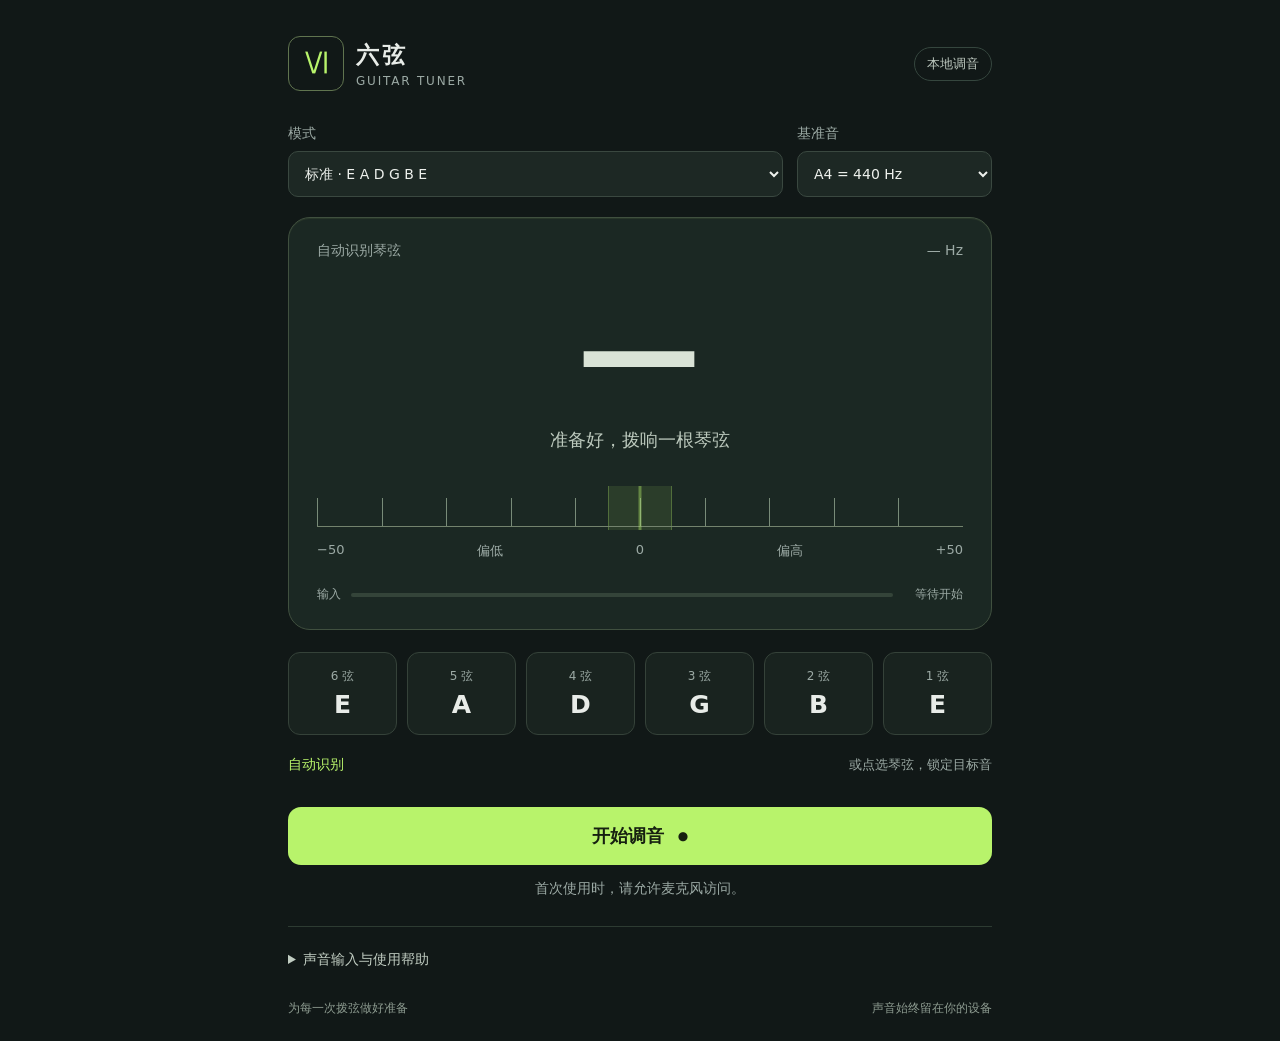
<file: index.html>
<!doctype html>
<html lang="zh-CN"><head><meta charset="utf-8"><meta name="viewport" content="width=device-width,initial-scale=1,viewport-fit=cover"><meta name="theme-color" content="#111817"><meta name="description" content="电吉他调音器，声音仅在你的设备上处理。"><meta name="apple-mobile-web-app-capable" content="yes"><title>六弦 · 吉他调音器</title><link rel="manifest" href="./manifest.webmanifest"><link rel="icon" href="./icon.svg" type="image/svg+xml"><link rel="stylesheet" href="./style.css"></head>
<body><main><header><div class="brand"><span class="mark">Ⅵ</span><div><strong>六弦</strong><span>GUITAR TUNER</span></div></div><span id="connection" class="badge">本地调音</span></header>
<section class="controls"><label>模式<select id="tuning"><option value="standard">标准 · E A D G B E</option><option value="chromatic">半音 · Chromatic</option></select></label><label class="ref">基准音<select id="reference"><option value="440">A4 = 440 Hz</option></select></label></section>
<section class="display" aria-label="实时调音读数"><div class="display-top"><span id="mode">自动识别琴弦</span><span id="frequency">— Hz</span></div><div class="note" id="note">—<small id="octave"></small></div><div class="reading" id="reading">准备好，拨响一根琴弦</div><div class="meter" aria-label="音准指针"><div class="sweet"></div><div class="ticks"></div><div class="needle" id="needle"></div></div><div class="scale"><span>−50</span><span>偏低</span><span>0</span><span>偏高</span><span>+50</span></div><div class="signal"><span>输入</span><div class="signal-track"><div id="level"></div></div><span id="signalText">等待开始</span></div></section>
<section class="strings" id="strings" aria-label="选择琴弦"></section><div class="auto-row"><button id="auto" class="link active">自动识别</button><span>或点选琴弦，锁定目标音</span></div>
<button class="start" id="start">开始调音 <span>●</span></button><p id="status" role="status">首次使用时，请允许麦克风访问。</p>
<details><summary>声音输入与使用帮助</summary><label>输入设备<select id="input"><option value="">系统默认麦克风</option></select></label><p>每次只拨一根弦，让声音稍微稳定。使用音箱时选择干净音色，并关闭失真、混响和合唱。电吉他不插电时，请将手机靠近琴弦；也可在电脑上使用 USB 声卡。</p><p>iPhone：在 Safari 的分享菜单中选择“添加到主屏幕”。Android：在浏览器菜单中选择“安装应用”或“添加到主屏幕”。声音只在当前设备处理，不录音、不上传。</p><p id="httpsHelp" hidden>当前地址不是安全连接，浏览器无法开启麦克风。请使用配置好的 HTTPS 地址访问；直接打开 NAS 的 HTTP 内网地址只能查看界面。</p></details><footer>为每一次拨弦做好准备 <span>声音始终留在你的设备</span></footer></main><script type="module" src="./app.js"></script></body></html>
</file>
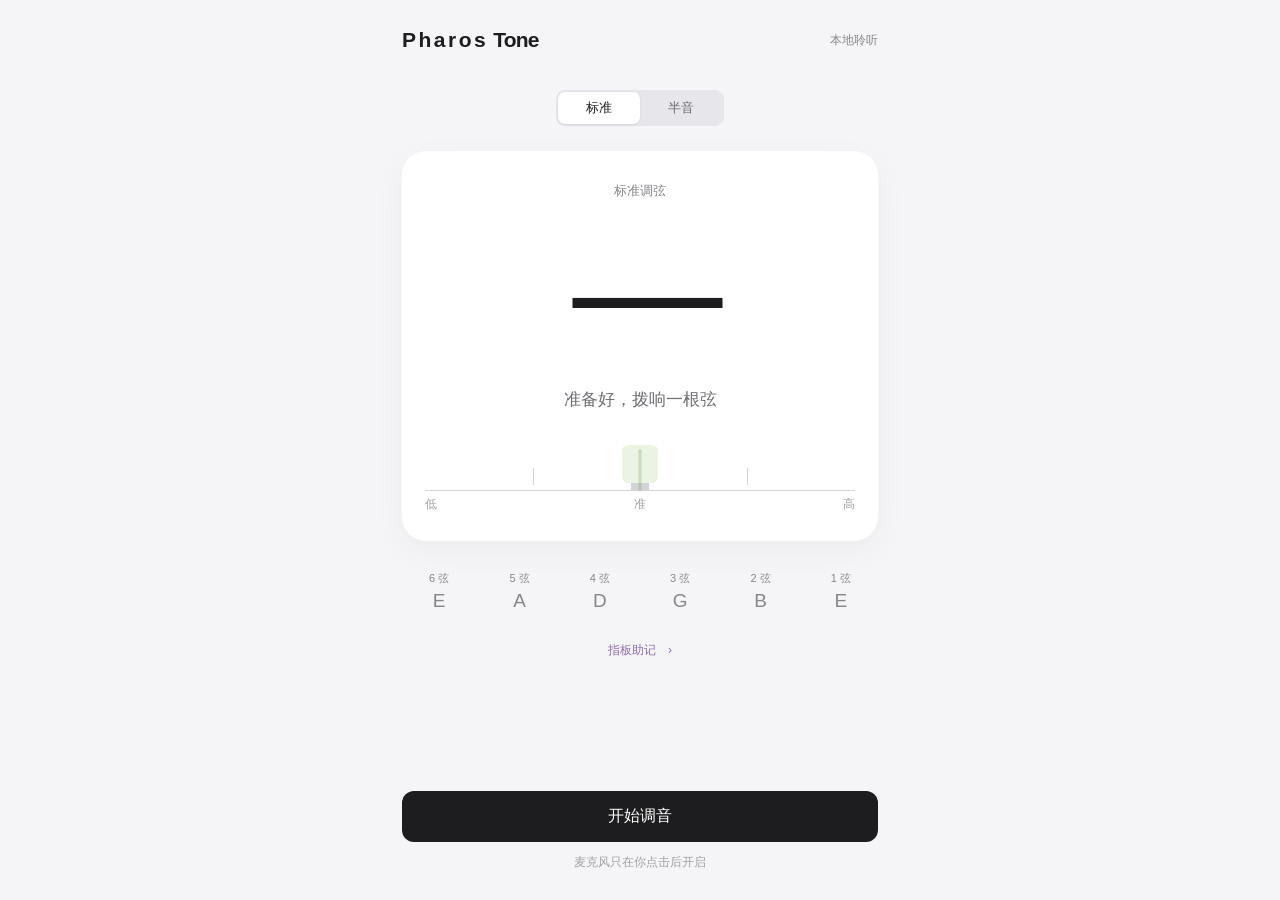
<file: apple.html>
<!doctype html>
<html lang="zh-CN">
<head>
<meta charset="utf-8"><meta name="viewport" content="width=device-width,initial-scale=1,viewport-fit=cover"><meta name="theme-color" content="#f5f5f7"><meta name="apple-mobile-web-app-capable" content="yes"><meta name="apple-mobile-web-app-status-bar-style" content="default"><meta name="apple-mobile-web-app-title" content="Pharos"><title>Pharos</title><link rel="manifest" href="./manifest.webmanifest"><link rel="stylesheet" href="./apple.css"><link rel="stylesheet" href="./memory.css">
</head>
<body><main>
<header><div class="wordmark"><span>Pharos</span> Tone</div><div class="state" id="connection">本地聆听</div></header>
<div class="mode"><button class="selected" data-mode="standard">标准</button><button data-mode="half">半音</button></div>
<section class="hero"><div class="eyebrow" id="mode">标准调弦</div><div class="note" id="note">—</div><div class="message" id="reading">准备好，拨响一根弦</div><div class="meter"><div class="center"></div><div class="needle" id="needle"></div></div><div class="labels"><span>低</span><span>准</span><span>高</span></div></section>
<div class="strings" id="strings"></div><a class="memory" href="./fretboard.html">指板助记　›</a><button class="listen" id="start">开始调音</button><div class="permission" id="status">麦克风只在你点击后开启</div>
<div class="celebration" id="celebration" aria-hidden="true">
<div class="celebration-burst burst-a"></div><div class="celebration-burst burst-b"></div>
<div class="celebration-card"><div class="celebration-check">✓</div><div class="celebration-kicker">PHAROS</div><strong>已调准</strong><small id="celebration-detail">—弦 · —</small></div>
</div>
</main><script type="module" src="./apple.js?v=17"></script></body></html>
</file>
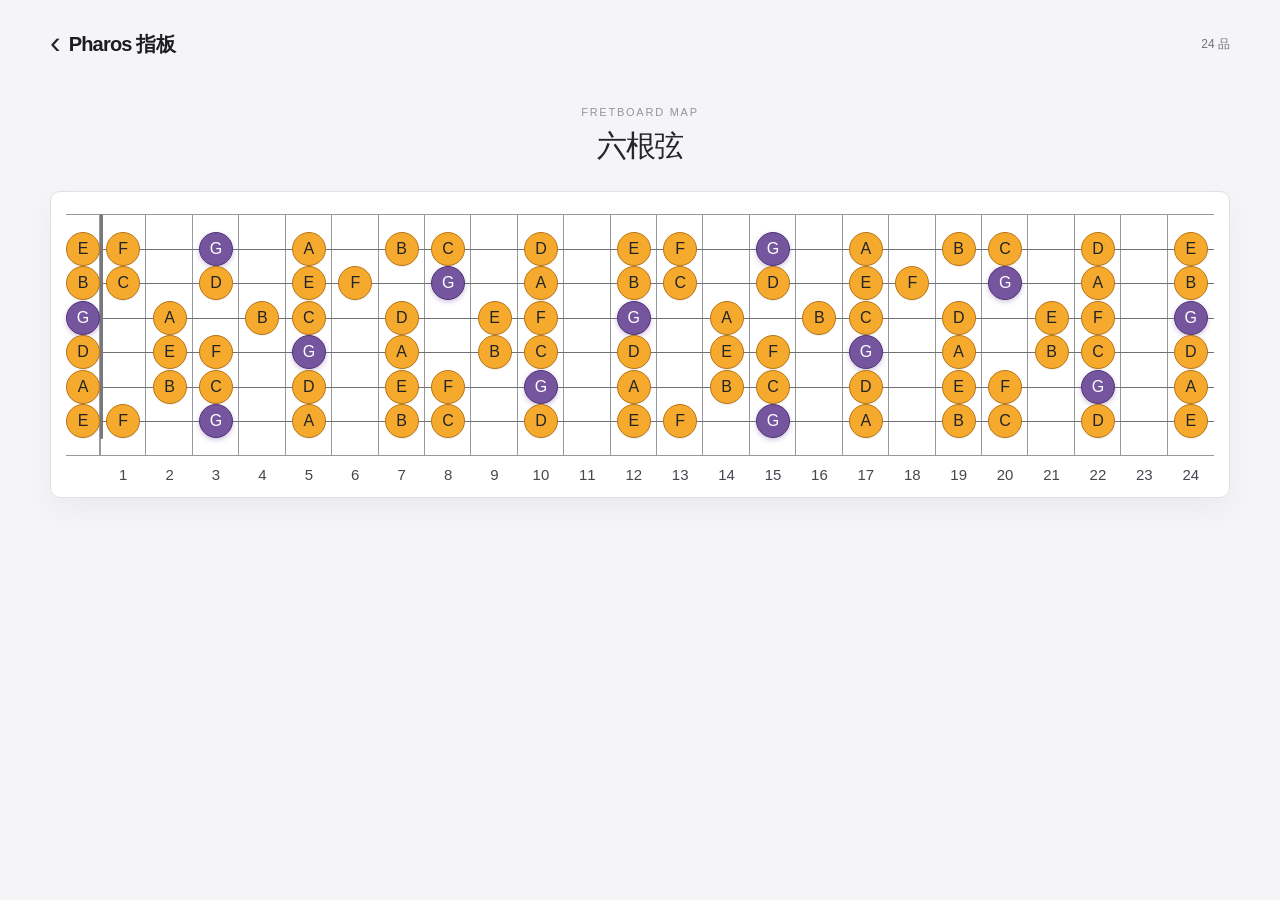
<file: fretboard.html>
<!doctype html><html lang="zh-CN"><head><meta charset="utf-8"><meta name="viewport" content="width=device-width,initial-scale=1"><title>Pharos · 指板</title><link rel="stylesheet" href="./apple.css"><link rel="stylesheet" href="./fretboard.css"></head><body><main><header><a class="back" href="./apple.html" aria-label="返回">‹</a><div class="wordmark"><span>Pharos</span> 指板</div><div class="state">24 品</div></header><section class="intro"><div class="eyebrow">FRETBOARD MAP</div><h1>六根弦</h1></section><div class="fretboard" id="board"></div></main><script type="module" src="./fretboard.js"></script></body></html>
</file>
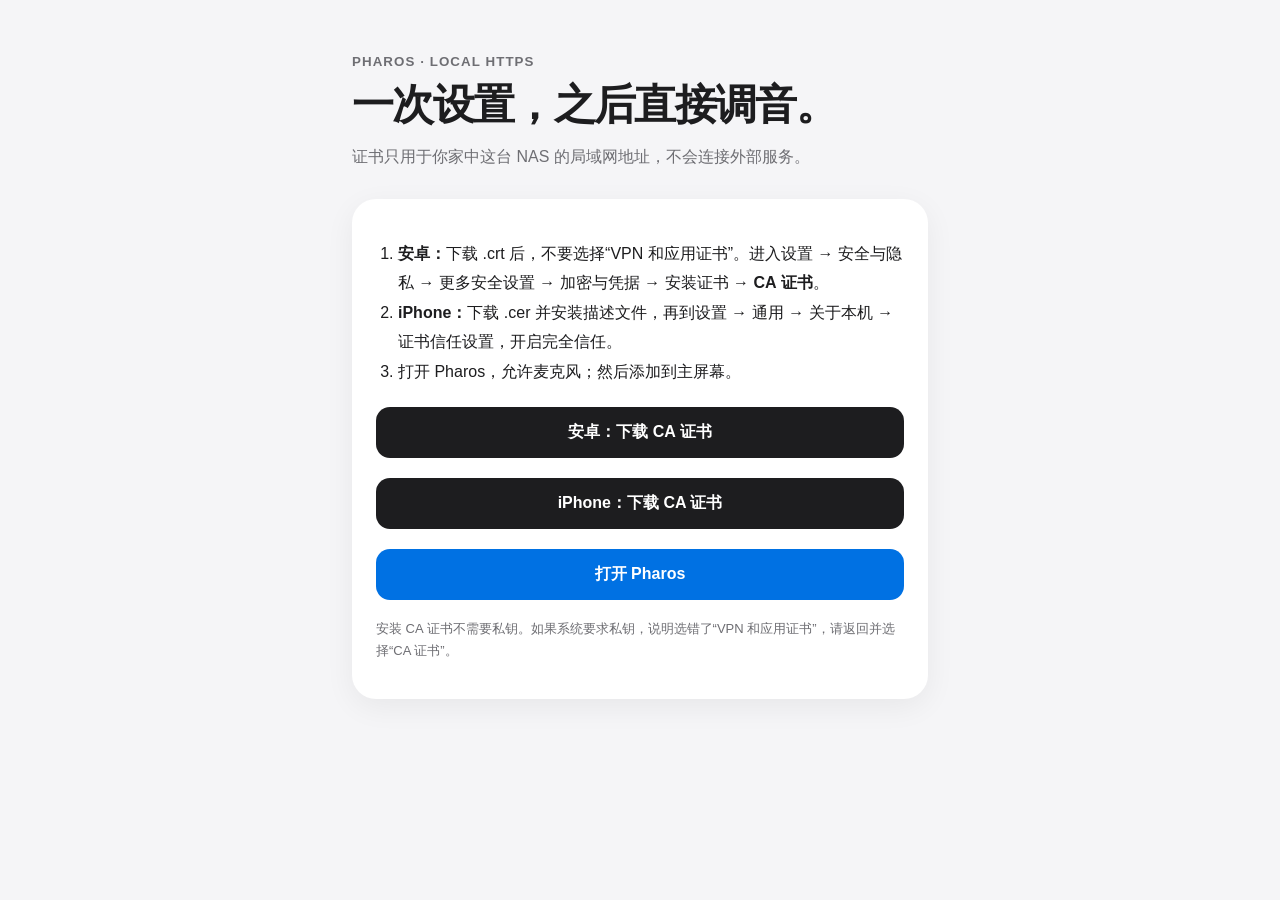
<file: https-setup.html>
<!doctype html>
<html lang="zh-CN">
<head>
  <meta charset="utf-8">
  <meta name="viewport" content="width=device-width,initial-scale=1,viewport-fit=cover">
  <meta name="theme-color" content="#f5f5f7">
  <title>Pharos · 手机设置</title>
  <style>
    *{box-sizing:border-box}body{margin:0;background:#f5f5f7;color:#1d1d1f;font-family:-apple-system,BlinkMacSystemFont,"SF Pro Text","PingFang SC",sans-serif}main{width:min(620px,100%);margin:auto;padding:52px 22px 72px}small{color:#6e6e73;font-weight:650;letter-spacing:.08em}h1{font-size:42px;line-height:1.08;margin:12px 0 14px;letter-spacing:-.04em}p{color:#6e6e73;line-height:1.7}.card{margin-top:28px;padding:24px;border-radius:24px;background:#fff;box-shadow:0 8px 30px rgba(0,0,0,.06)}ol{padding-left:22px;line-height:1.85}a.button{display:block;margin-top:20px;padding:15px 18px;border-radius:14px;background:#1d1d1f;color:#fff;text-decoration:none;text-align:center;font-weight:650}.open{background:#0071e3!important}.note{font-size:13px;margin-top:18px}</style>
</head>
<body><main>
  <small>PHAROS · LOCAL HTTPS</small>
  <h1>一次设置，之后直接调音。</h1>
  <p>证书只用于你家中这台 NAS 的局域网地址，不会连接外部服务。</p>
  <section class="card">
    <ol>
      <li><strong>安卓：</strong>下载 .crt 后，不要选择“VPN 和应用证书”。进入设置 → 安全与隐私 → 更多安全设置 → 加密与凭据 → 安装证书 → <strong>CA 证书</strong>。</li>
      <li><strong>iPhone：</strong>下载 .cer 并安装描述文件，再到设置 → 通用 → 关于本机 → 证书信任设置，开启完全信任。</li>
      <li>打开 Pharos，允许麦克风；然后添加到主屏幕。</li>
    </ol>
    <a class="button" href="./jyh-tone-local-ca.crt">安卓：下载 CA 证书</a>
    <a class="button" href="./jyh-tone-local-ca.cer">iPhone：下载 CA 证书</a>
    <a class="button open" href="https://192.168.5.13:18443/apple.html">打开 Pharos</a>
    <p class="note">安装 CA 证书不需要私钥。如果系统要求私钥，说明选错了“VPN 和应用证书”，请返回并选择“CA 证书”。</p>
  </section>
</main></body></html>
</file>
<file: style.css>
:root{color-scheme:dark;font-family:system-ui,-apple-system,BlinkMacSystemFont,"Segoe UI",sans-serif;color:#e8ece8;background:#111817;font-size:16px;--green:#b8f36b;--muted:#9caaa5}*{box-sizing:border-box}body{margin:0}main{max-width:760px;margin:auto;padding:36px 28px 24px}header{display:flex;align-items:center;justify-content:space-between;margin-bottom:34px}.brand{display:flex;gap:12px;align-items:center}.mark{border:1px solid #60744f;border-radius:12px;color:var(--green);font-family:Georgia,serif;font-size:30px;padding:6px 12px}.brand strong{font-size:23px;font-weight:650;letter-spacing:.13em}.brand div>span{display:block;font-size:12px;letter-spacing:.15em;color:var(--muted);margin-top:3px}.badge{font-size:13px;border:1px solid #35463e;border-radius:24px;padding:7px 12px;color:#bdc8bf}.controls{display:flex;gap:14px;margin-bottom:20px}.controls label:first-child{flex:1}label{display:block;font-size:14px;color:var(--muted)}select{margin-top:8px;width:100%;font:inherit;color:#edf0ec;background:#1d2824;border:1px solid #3a4840;border-radius:10px;padding:12px 30px 12px 12px;min-height:46px}.display{background:#1b2823;border:1px solid #40503f;border-radius:22px;padding:24px 28px 26px;box-shadow:inset 0 1px 0 #52603d40}.display-top{display:flex;justify-content:space-between;color:var(--muted);font-size:14px;font-variant-numeric:tabular-nums}.note{font-size:clamp(76px,20vw,124px);font-weight:600;line-height:1.25;text-align:center;margin-top:13px;font-variant-numeric:tabular-nums;letter-spacing:-.05em;color:#d9e3d6}.note small{font-size:30px;color:var(--muted);vertical-align:baseline;letter-spacing:0;margin-left:8px}.reading{min-height:30px;text-align:center;color:#bcc9bd;font-size:18px}.meter{position:relative;margin:28px 0 12px;height:44px;overflow:hidden}.ticks{position:absolute;inset:12px 0 3px;background:repeating-linear-gradient(90deg,#788b78 0,#788b78 1px,transparent 1px,transparent 10%);border-bottom:1px solid #73836d}.sweet{position:absolute;left:45%;width:10%;height:100%;background:#b8f36b1a;border-left:1px solid #b8f36b44;border-right:1px solid #b8f36b44}.needle{position:absolute;left:50%;top:0;bottom:0;width:3px;background:var(--green);transform:translateX(-50%);transition:left .12s ease-out;opacity:.4}.scale{display:flex;justify-content:space-between;color:var(--muted);font-size:13px;font-variant-numeric:tabular-nums}.signal{margin-top:26px;display:flex;align-items:center;gap:10px;font-size:12px;color:var(--muted)}.signal-track{flex:1;height:4px;border-radius:4px;background:#344439;overflow:hidden}#level{width:0;height:100%;background:var(--green);transition:width .12s}#signalText{min-width:60px;text-align:right}.strings{display:grid;grid-template-columns:repeat(6,1fr);gap:10px;margin-top:22px}button{font:inherit;cursor:pointer;touch-action:manipulation}button:focus-visible,select:focus-visible,summary:focus-visible{outline:2px solid var(--green);outline-offset:4px}.string{background:#19231f;border:1px solid #354239;border-radius:12px;min-height:83px;color:#e8ece8;padding:8px 4px}.string small{display:block;color:var(--muted);font-size:12px;margin-bottom:5px}.string strong{font-size:25px;font-weight:550}.string.active{background:#b8f36b18;border-color:#b8f36b;color:var(--green)}.auto-row{display:flex;align-items:center;justify-content:space-between;gap:10px;margin:12px 0 24px;font-size:13px;color:var(--muted)}.link{background:none;border:0;padding:9px 0;color:var(--muted);font-size:14px}.link.active{color:var(--green)}.start{width:100%;display:flex;align-items:center;justify-content:center;gap:14px;border:0;border-radius:13px;background:var(--green);color:#162010;padding:17px;font-size:18px;font-weight:650}.start:disabled{opacity:.55;cursor:wait}.start span{font-size:12px}.start.running{background:#24352a;border:1px solid #6b9450;color:var(--green)}#status{font-size:14px;color:var(--muted);line-height:1.65;text-align:center;min-height:24px;margin:12px 0 25px}details{border-top:1px solid #2d3b32;padding-top:20px;font-size:14px;color:var(--muted);line-height:1.8}summary{cursor:pointer;color:#c1cdc2}details label{margin-top:15px}details p{margin-bottom:0}#httpsHelp{color:#f1c475}footer{margin-top:28px;color:#8d9b90;font-size:12px;display:flex;justify-content:space-between;gap:12px}.in-tune .note,.in-tune .reading{color:var(--green)}[hidden]{display:none!important}@media(max-width:520px){main{padding:23px 18px}header{margin-bottom:25px}.controls{gap:10px}.ref{max-width:130px}select{font-size:14px}.display{padding:20px}.strings{gap:7px}.string{min-height:76px}.auto-row{font-size:12px}footer{flex-direction:column;gap:6px}.display-top{font-size:13px}}@media(prefers-reduced-motion:reduce){*{transition:none!important}}
</file>
<file: apple.css>
:root{font-family:-apple-system,BlinkMacSystemFont,"SF Pro Display","PingFang SC",sans-serif;color:#1d1d1f;background:#f5f5f7;font-size:16px}*{box-sizing:border-box}body{margin:0}main{max-width:520px;min-height:100svh;margin:auto;padding:28px 22px 24px;display:flex;flex-direction:column}header{display:flex;justify-content:space-between;align-items:center}.wordmark{font-size:21px;font-weight:650;letter-spacing:-.04em}.state{font-size:12px;color:#86868b}.mode{display:flex;background:#e6e6eb;border-radius:9px;padding:2px;margin:38px auto 25px}.mode button{border:0;background:transparent;color:#6e6e73;font:inherit;font-size:13px;padding:7px 28px;border-radius:7px;cursor:pointer}.mode button.selected{background:#fff;color:#1d1d1f;box-shadow:0 1px 3px #00000016}.hero{background:#fff;border-radius:24px;padding:31px 23px 28px;text-align:center;box-shadow:0 10px 35px #0000000a}.eyebrow{font-size:13px;color:#86868b}.note{font-size:150px;line-height:1.05;font-weight:500;letter-spacing:-.1em;margin:11px 0 0}.note sup{font-size:42px;letter-spacing:0;color:#86868b;vertical-align:25px;margin-left:5px}.frequency{font-variant-numeric:tabular-nums;color:#86868b;font-size:14px}.message{height:29px;margin-top:19px;color:#6e6e73;font-size:17px}.meter{height:46px;position:relative;margin:28px 0 5px;background:linear-gradient(90deg,transparent 0 48%,#d2d2d7 48% 52%,transparent 52%);border-bottom:1px solid #d2d2d7}.meter:before,.meter:after{content:"";position:absolute;top:23px;width:1px;height:17px;background:#d2d2d7}.meter:before{left:25%}.meter:after{right:25%}.center{position:absolute;left:calc(50% - 18px);top:0;width:36px;height:38px;border-radius:6px;background:#e9f4e2}.needle{position:absolute;left:50%;top:4px;width:3px;height:42px;background:#5e9c38;border-radius:3px;transform:translateX(-50%);transition:left .1s ease;opacity:.25}.labels{display:flex;justify-content:space-between;color:#a1a1a6;font-size:12px}.strings{display:grid;grid-template-columns:repeat(6,1fr);gap:6px;margin:20px 0}.string{border:0;border-radius:9px;background:transparent;color:#86868b;padding:10px 2px;cursor:pointer}.string small{display:block;font-size:11px;margin-bottom:4px}.string strong{font-size:19px;font-weight:500}.string.active{background:#e9f4e2;color:#4e8b2f}.listen{margin-top:auto;border:0;border-radius:12px;background:#1d1d1f;color:#fff;font:inherit;font-size:16px;padding:15px;cursor:pointer}.listen.running{background:#e9f4e2;color:#4e8b2f}.permission{text-align:center;min-height:22px;margin-top:12px;color:#a1a1a6;font-size:12px}.in-tune .note,.in-tune .message{color:#4e8b2f}@media(max-width:380px){.mode button{padding:7px 22px}.note{font-size:125px}}
.celebration{position:fixed;z-index:20;inset:0;display:grid;place-items:center;pointer-events:none;opacity:0;overflow:hidden;background:radial-gradient(circle at 50% 42%,#fff8 0,#fff0 45%)}.celebration.show{animation:celebrate-fade 2.45s cubic-bezier(.22,.8,.28,1) both}.celebration-card{position:relative;display:flex;flex-direction:column;align-items:center;gap:4px;padding:21px 30px 18px;border:1px solid #ffffffd9;border-radius:25px;background:#fffffff2;box-shadow:0 20px 65px #5e9c3830,0 2px 12px #00000010;backdrop-filter:blur(18px);transform:scale(.72) translateY(8px);opacity:0}.celebration.show .celebration-card{animation:celebrate-card .8s .08s cubic-bezier(.16,1.35,.3,1) both}.celebration-check{display:grid;place-items:center;width:38px;height:38px;border-radius:50%;background:#68a83e;color:#fff;font-size:24px;line-height:1;box-shadow:0 6px 18px #68a83e45}.celebration-kicker{margin-top:3px;color:#86868b;font-size:10px;font-weight:650;letter-spacing:.16em}.celebration-card strong{color:#3f8129;font-size:29px;font-weight:600;letter-spacing:-.06em}.celebration-card small{color:#6e6e73;font-size:13px}.celebration-burst{position:absolute;left:50%;top:42%;width:1px;height:1px}.celebration-particle{position:absolute;left:0;top:0;width:7px;height:7px;border-radius:2px;background:var(--color);box-shadow:0 0 10px var(--color);opacity:0;transform:translate(-50%,-50%) scale(.25) rotate(0deg)}.celebration.show .celebration-particle{animation:celebrate-particle .95s var(--delay) cubic-bezier(.15,.8,.25,1) both}.burst-b{left:57%;top:47%;transform:scale(.72)}.burst-b .celebration-particle{width:5px;height:5px;border-radius:50%}@keyframes celebrate-fade{0%,72%{opacity:1}100%{opacity:0}}@keyframes celebrate-card{0%{opacity:0;transform:scale(.72) translateY(8px)}38%{opacity:1;transform:scale(1.05) translateY(0)}100%{opacity:1;transform:scale(1) translateY(0)}}@keyframes celebrate-particle{0%{opacity:0;transform:translate(-50%,-50%) scale(.25) rotate(0)}14%{opacity:1}75%{opacity:.8}100%{opacity:0;transform:translate(calc(-50% + var(--tx)),calc(-50% + var(--ty))) scale(.65) rotate(var(--spin))}}@media(prefers-reduced-motion:reduce){.celebration.show{animation-duration:1.2s}.celebration.show .celebration-card{animation-duration:.35s}.celebration.show .celebration-particle{animation-duration:.45s}}
</file>
<file: memory.css>
.memory{display:block;text-align:center;color:#8e6bb5;text-decoration:none;font-size:12px;margin:0 0 14px}.memory:hover{color:#6d4a99}.wordmark span{letter-spacing:.12em}
</file>
<file: fretboard.css>
:root{--ink:#24262a;--muted:#6f737a;--line:#97999d;--orange:#f5aa2e;--orange-border:#b87518;--g:#75559d;--g-border:#513577}
main{max-width:1240px;min-height:100svh;margin:auto;padding:28px 30px 40px;display:block}
header{display:flex;align-items:center;justify-content:space-between;height:32px}
.back{color:var(--ink);font-size:32px;line-height:1;text-decoration:none;font-weight:300;padding:0 8px 4px 0}
.wordmark{font-size:20px;font-weight:650;letter-spacing:-.04em;margin-right:auto}
.state{font-size:12px;color:var(--muted)}
.intro{margin:46px 0 24px;text-align:center}
.intro .eyebrow{font-size:11px;letter-spacing:.16em;color:#92959a}
.intro h1{margin:8px 0 0;font-size:30px;font-weight:500;letter-spacing:-.04em;color:var(--ink)}
.fretboard{position:relative;background:#fff;border:1px solid #e0e1e3;border-radius:10px;padding:22px 15px 15px;box-shadow:0 12px 32px #0000000b;overflow:hidden}
.frets{position:relative;display:grid;grid-template-columns:34px repeat(24,minmax(0,1fr));height:242px;border-top:1px solid var(--line);border-bottom:1px solid var(--line)}
.fret{position:relative;border-right:1px solid var(--line);height:100%;grid-row:1}
.fret:first-child{grid-column:2;border-left:1px solid var(--line)}
.nut{position:absolute;z-index:2;top:22px;bottom:58px;left:49px;width:3px;background:#77797d;border-radius:2px}
.string-labels{display:none}
.frets .string{position:absolute;z-index:1;left:34px;right:0;height:1px;margin:0;padding:0;border:0;border-radius:0;background:#707277;pointer-events:none}
.frets .s1{top:14%}.frets .s2{top:28.4%}.frets .s3{top:42.8%}.frets .s4{top:57.2%}.frets .s5{top:71.6%}.frets .s6{top:86%}
.cell{position:absolute;z-index:3;width:clamp(22px,3.25vw,34px);height:clamp(22px,3.25vw,34px);transform:translate(-50%,-50%);display:flex;align-items:center;justify-content:center;border-radius:50%;background:var(--orange);border:1px solid var(--orange-border);color:#232426;font-size:clamp(10px,1.35vw,16px);font-weight:500;line-height:1;box-shadow:0 1px 1px #00000012}
.cell.open{left:17px!important}
.cell.root{background:var(--g);border-color:var(--g-border);color:#fff;box-shadow:0 2px 5px #75559d55}
.fret-labels{display:grid;grid-template-columns:34px repeat(24,minmax(0,1fr));margin-top:11px}
.fret-labels span{display:block;text-align:center;color:#44474c;font-size:clamp(10px,1.35vw,15px);font-variant-numeric:tabular-nums;line-height:1}
.fret-labels span:first-child{color:transparent}
@media(max-width:700px){main{padding:20px 14px 30px}.intro{margin:32px 0 18px}.fretboard{padding:16px 8px 12px}.frets{height:190px;grid-template-columns:28px repeat(24,minmax(0,1fr))}.frets .string{left:28px}.nut{top:16px;bottom:52px;left:40px;width:2px}.fret-labels{grid-template-columns:28px repeat(24,minmax(0,1fr));margin-top:9px}.cell.open{left:14px!important}}
@media(max-width:420px){.wordmark{font-size:18px}.state{font-size:11px}.intro h1{font-size:26px}.frets{height:160px}.cell{width:20px;height:20px;font-size:9px}.fret-labels span{font-size:9px}}
</file>
